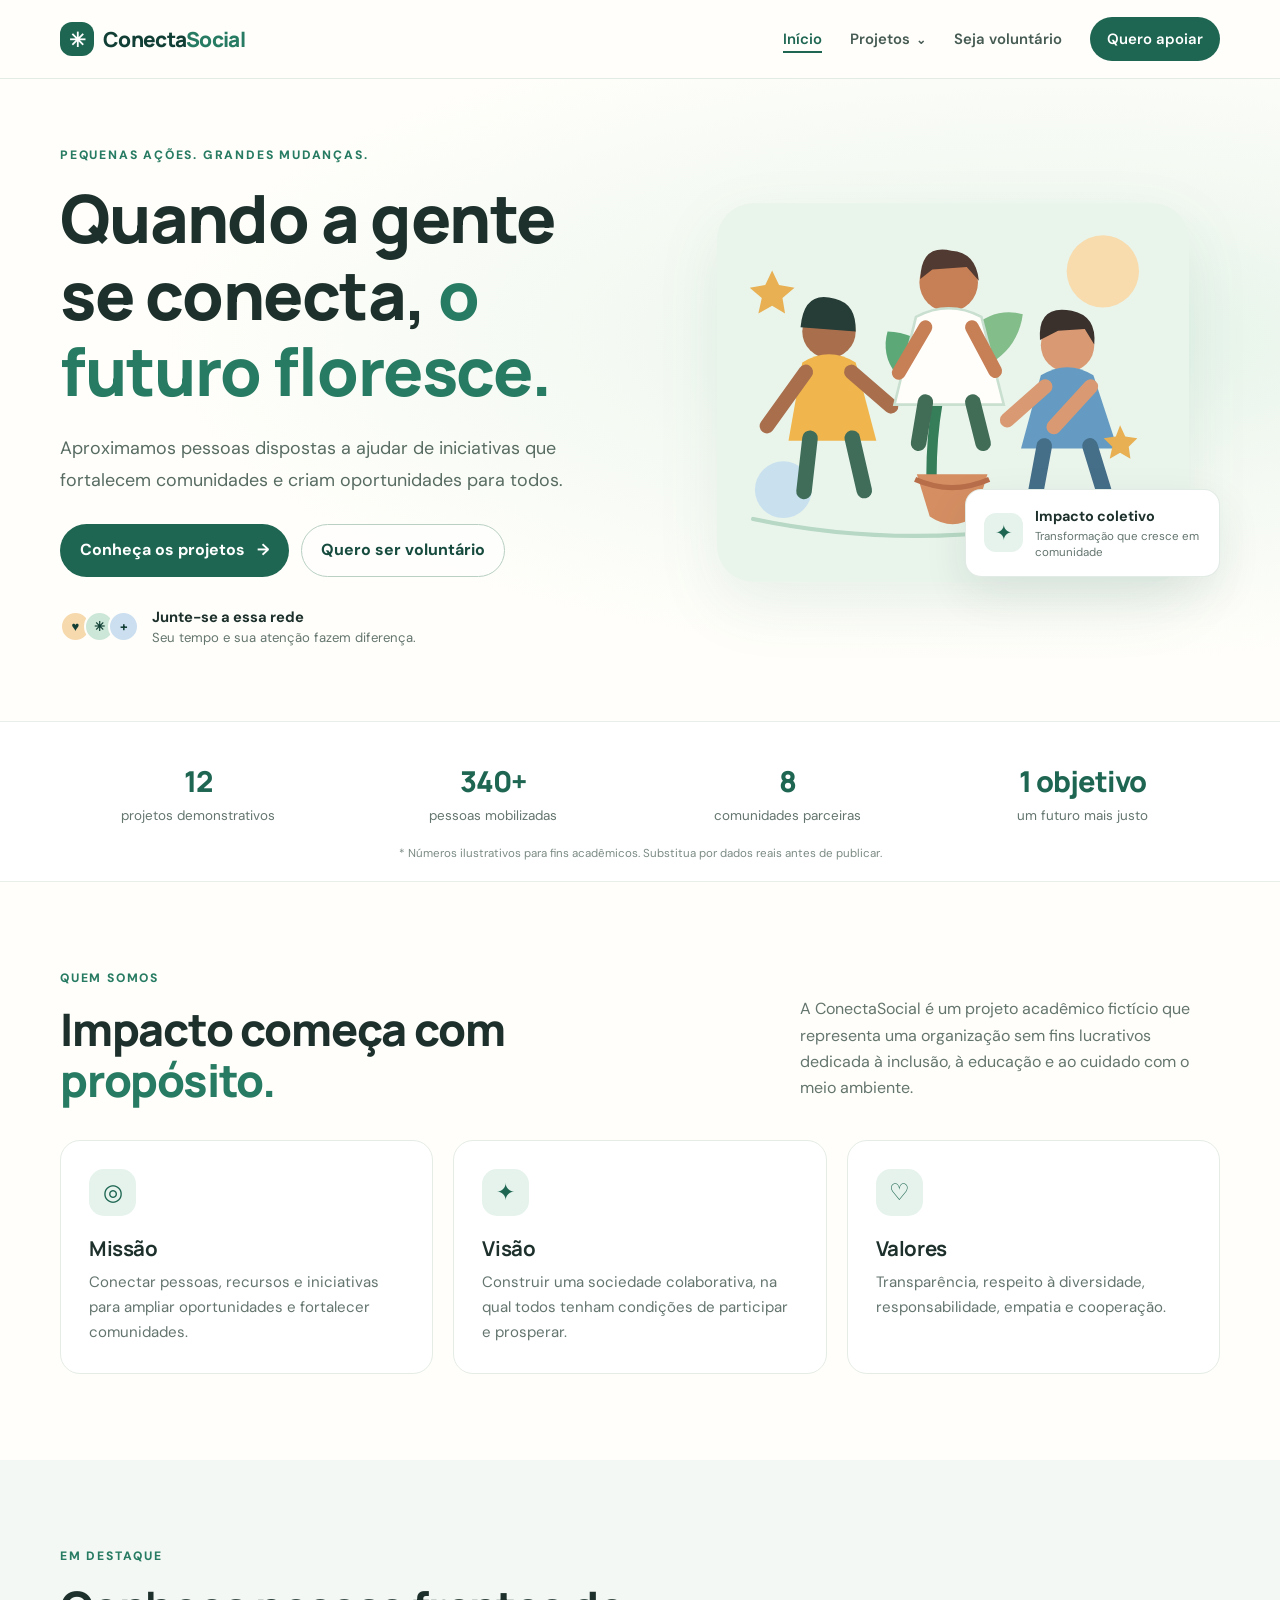
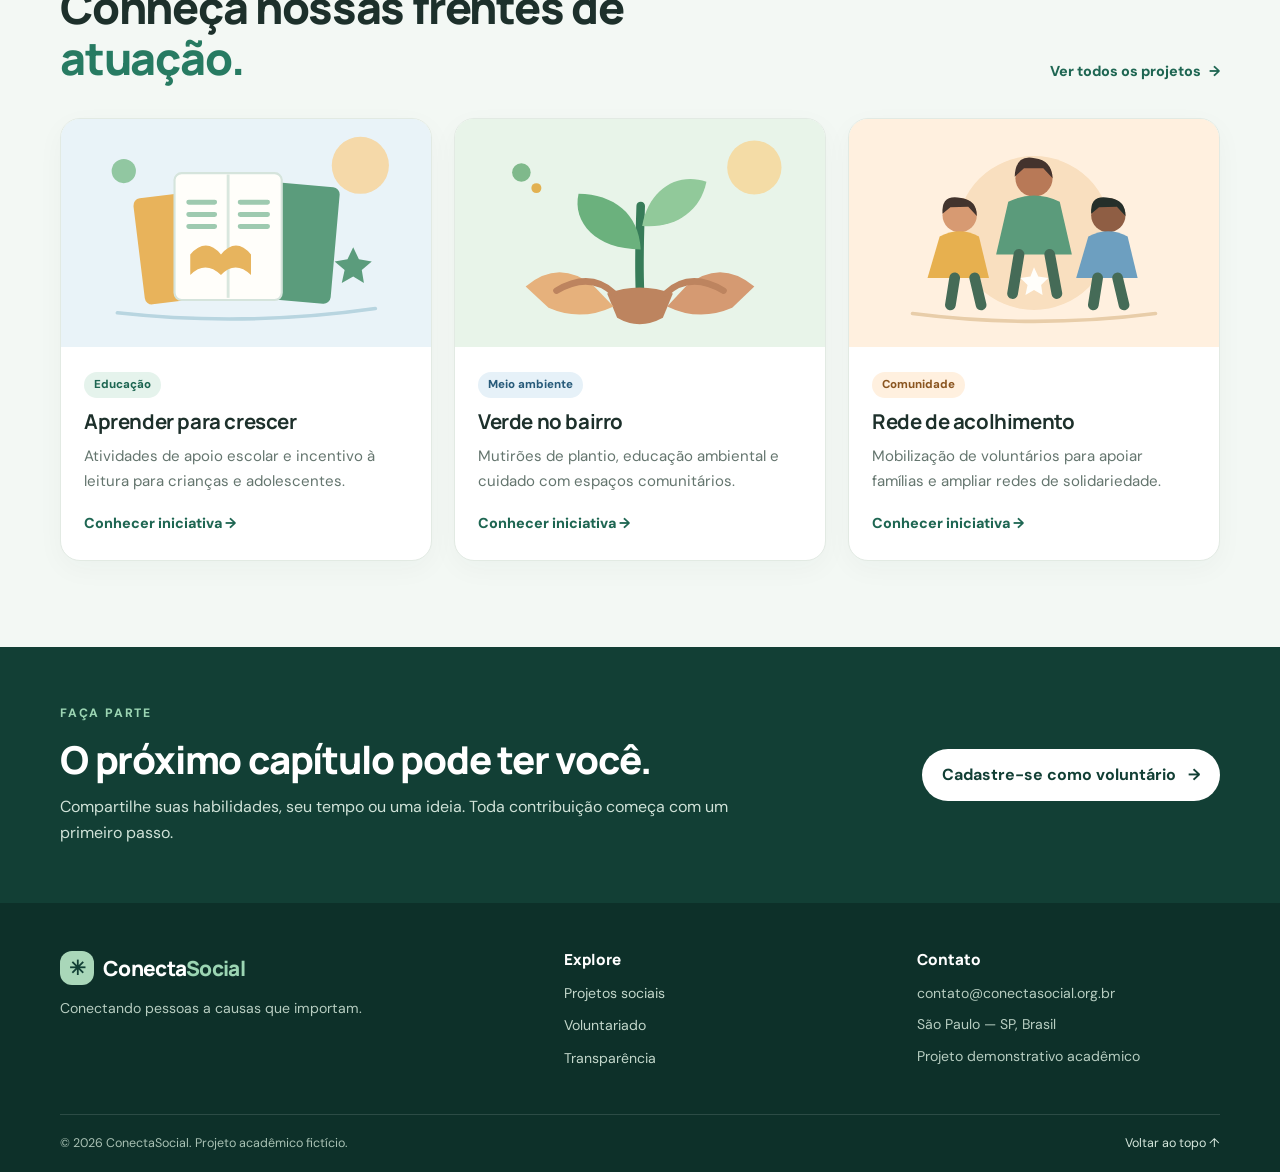
<file: index.html>
<!doctype html>
<html lang="pt-BR">
<head>
  <meta charset="utf-8">
  <meta name="viewport" content="width=device-width, initial-scale=1">
  <meta name="description" content="Conheça a ConectaSocial, uma iniciativa que conecta pessoas, voluntariado e projetos que transformam comunidades.">
  <meta name="theme-color" content="#123f35">
  <title>ConectaSocial | Juntos transformamos realidades</title>
  <link rel="preload" href="assets/img/hero.svg" as="image" type="image/svg+xml">
  <link rel="stylesheet" href="css/styles.css">
  <script src="js/main.js" defer></script>
</head>
<body>
  <a class="skip-link" href="#conteudo">Pular para o conteúdo</a>
  <header class="site-header">
    <div class="container header-inner">
      <a class="brand" href="index.html" aria-label="ConectaSocial — página inicial"><span class="brand-mark" aria-hidden="true">✳</span> Conecta<span>Social</span></a>
      <button class="menu-toggle" type="button" aria-expanded="false" aria-controls="menu-principal" aria-label="Abrir ou fechar o menu"><span aria-hidden="true">☰</span> Menu</button>
      <nav id="menu-principal" class="main-nav" aria-label="Navegação principal">
        <a aria-current="page" href="index.html">Início</a>
        <div class="nav-dropdown">
          <a href="projetos.html" aria-haspopup="true">Projetos</a>
          <ul class="nav-submenu" aria-label="Categorias de projetos">
            <li><a href="projetos.html#educacao">Educação</a></li>
            <li><a href="projetos.html#ambiente">Meio ambiente</a></li>
            <li><a href="projetos.html#acolhimento">Comunidade</a></li>
            <li><a href="projetos.html#transparencia">Transparência</a></li>
          </ul>
        </div>
        <a href="cadastro.html">Seja voluntário</a>
        <a class="nav-cta" href="projetos.html#doar">Quero apoiar</a>
      </nav>
    </div>
  </header>

  <main id="conteudo">
    <section class="hero">
      <div class="container hero-grid">
        <div class="hero-copy">
          <p class="eyebrow">Pequenas ações. Grandes mudanças.</p>
          <h1>Quando a gente se conecta, <em>o futuro floresce.</em></h1>
          <p class="lead">Aproximamos pessoas dispostas a ajudar de iniciativas que fortalecem comunidades e criam oportunidades para todos.</p>
          <div class="hero-actions">
            <a class="button button-primary" href="projetos.html">Conheça os projetos <span aria-hidden="true">→</span></a>
            <a class="button button-outline" href="cadastro.html">Quero ser voluntário</a>
          </div>
          <div class="hero-note"><span class="avatar-stack" aria-hidden="true"><i>♥</i><i>✳</i><i>+</i></span><span><strong>Junte-se a essa rede</strong><br>Seu tempo e sua atenção fazem diferença.</span></div>
        </div>
        <div class="hero-art">
          <img src="assets/img/hero.svg" alt="Ilustração de pessoas diversas cuidando de uma muda de planta em conjunto" width="620" height="500">
          <div class="floating-card"><span class="floating-icon" aria-hidden="true">✦</span><div><strong>Impacto coletivo</strong><small>Transformação que cresce em comunidade</small></div></div>
        </div>
      </div>
    </section>

    <section class="stats-section" aria-label="Indicadores ilustrativos de impacto">
      <div class="container stats-grid">
        <div class="stat"><strong>12</strong><span>projetos demonstrativos</span></div>
        <div class="stat"><strong>340+</strong><span>pessoas mobilizadas</span></div>
        <div class="stat"><strong>8</strong><span>comunidades parceiras</span></div>
        <div class="stat"><strong>1 objetivo</strong><span>um futuro mais justo</span></div>
      </div>
      <p class="container data-note">* Números ilustrativos para fins acadêmicos. Substitua por dados reais antes de publicar.</p>
    </section>

    <section class="section container">
      <div class="section-heading">
        <div><p class="eyebrow">Quem somos</p><h2>Impacto começa com <em>propósito.</em></h2></div>
        <p>A ConectaSocial é um projeto acadêmico fictício que representa uma organização sem fins lucrativos dedicada à inclusão, à educação e ao cuidado com o meio ambiente.</p>
      </div>
      <div class="values-grid">
        <article class="value-card"><span class="icon-bubble" aria-hidden="true">◎</span><h3>Missão</h3><p>Conectar pessoas, recursos e iniciativas para ampliar oportunidades e fortalecer comunidades.</p></article>
        <article class="value-card"><span class="icon-bubble" aria-hidden="true">✦</span><h3>Visão</h3><p>Construir uma sociedade colaborativa, na qual todos tenham condições de participar e prosperar.</p></article>
        <article class="value-card"><span class="icon-bubble" aria-hidden="true">♡</span><h3>Valores</h3><p>Transparência, respeito à diversidade, responsabilidade, empatia e cooperação.</p></article>
      </div>
    </section>

    <section class="section section-soft">
      <div class="container">
        <div class="section-heading">
          <div><p class="eyebrow">Em destaque</p><h2>Conheça nossas frentes de <em>atuação.</em></h2></div>
          <a class="text-link" href="projetos.html">Ver todos os projetos <span aria-hidden="true">→</span></a>
        </div>
        <div class="project-grid">
          <article class="project-card">
            <img src="assets/img/educacao.svg" alt="Ilustração de livros e materiais de aprendizagem" width="520" height="320" loading="lazy">
            <div class="project-body"><span class="tag">Educação</span><h3>Aprender para crescer</h3><p>Atividades de apoio escolar e incentivo à leitura para crianças e adolescentes.</p><a class="text-link" href="projetos.html#educacao">Conhecer iniciativa →</a></div>
          </article>
          <article class="project-card">
            <img src="assets/img/meio-ambiente.svg" alt="Ilustração de mãos protegendo uma planta" width="520" height="320" loading="lazy">
            <div class="project-body"><span class="tag tag-blue">Meio ambiente</span><h3>Verde no bairro</h3><p>Mutirões de plantio, educação ambiental e cuidado com espaços comunitários.</p><a class="text-link" href="projetos.html#ambiente">Conhecer iniciativa →</a></div>
          </article>
          <article class="project-card">
            <img src="assets/img/comunidade.svg" alt="Ilustração de pessoas reunidas em uma comunidade" width="520" height="320" loading="lazy">
            <div class="project-body"><span class="tag tag-orange">Comunidade</span><h3>Rede de acolhimento</h3><p>Mobilização de voluntários para apoiar famílias e ampliar redes de solidariedade.</p><a class="text-link" href="projetos.html#acolhimento">Conhecer iniciativa →</a></div>
          </article>
        </div>
      </div>
    </section>

    <section class="cta-band">
      <div class="container cta-inner"><div><p class="eyebrow eyebrow-light">Faça parte</p><h2>O próximo capítulo pode ter você.</h2><p>Compartilhe suas habilidades, seu tempo ou uma ideia. Toda contribuição começa com um primeiro passo.</p></div><a class="button button-light" href="cadastro.html">Cadastre-se como voluntário <span aria-hidden="true">→</span></a></div>
    </section>
  </main>

  <footer class="site-footer">
    <div class="container footer-grid">
      <div><a class="brand brand-footer" href="index.html"><span class="brand-mark" aria-hidden="true">✳</span> Conecta<span>Social</span></a><p>Conectando pessoas a causas que importam.</p></div>
      <div><h2>Explore</h2><a href="projetos.html">Projetos sociais</a><a href="cadastro.html">Voluntariado</a><a href="projetos.html#transparencia">Transparência</a></div>
      <div><h2>Contato</h2><p>contato@conectasocial.org.br</p><p>São Paulo — SP, Brasil</p><p>Projeto demonstrativo acadêmico</p></div>
    </div>
    <div class="container footer-bottom"><span>© <span data-year>2026</span> ConectaSocial. Projeto acadêmico fictício.</span><a href="#conteudo">Voltar ao topo ↑</a></div>
  </footer>
</body>
</html>
</file>
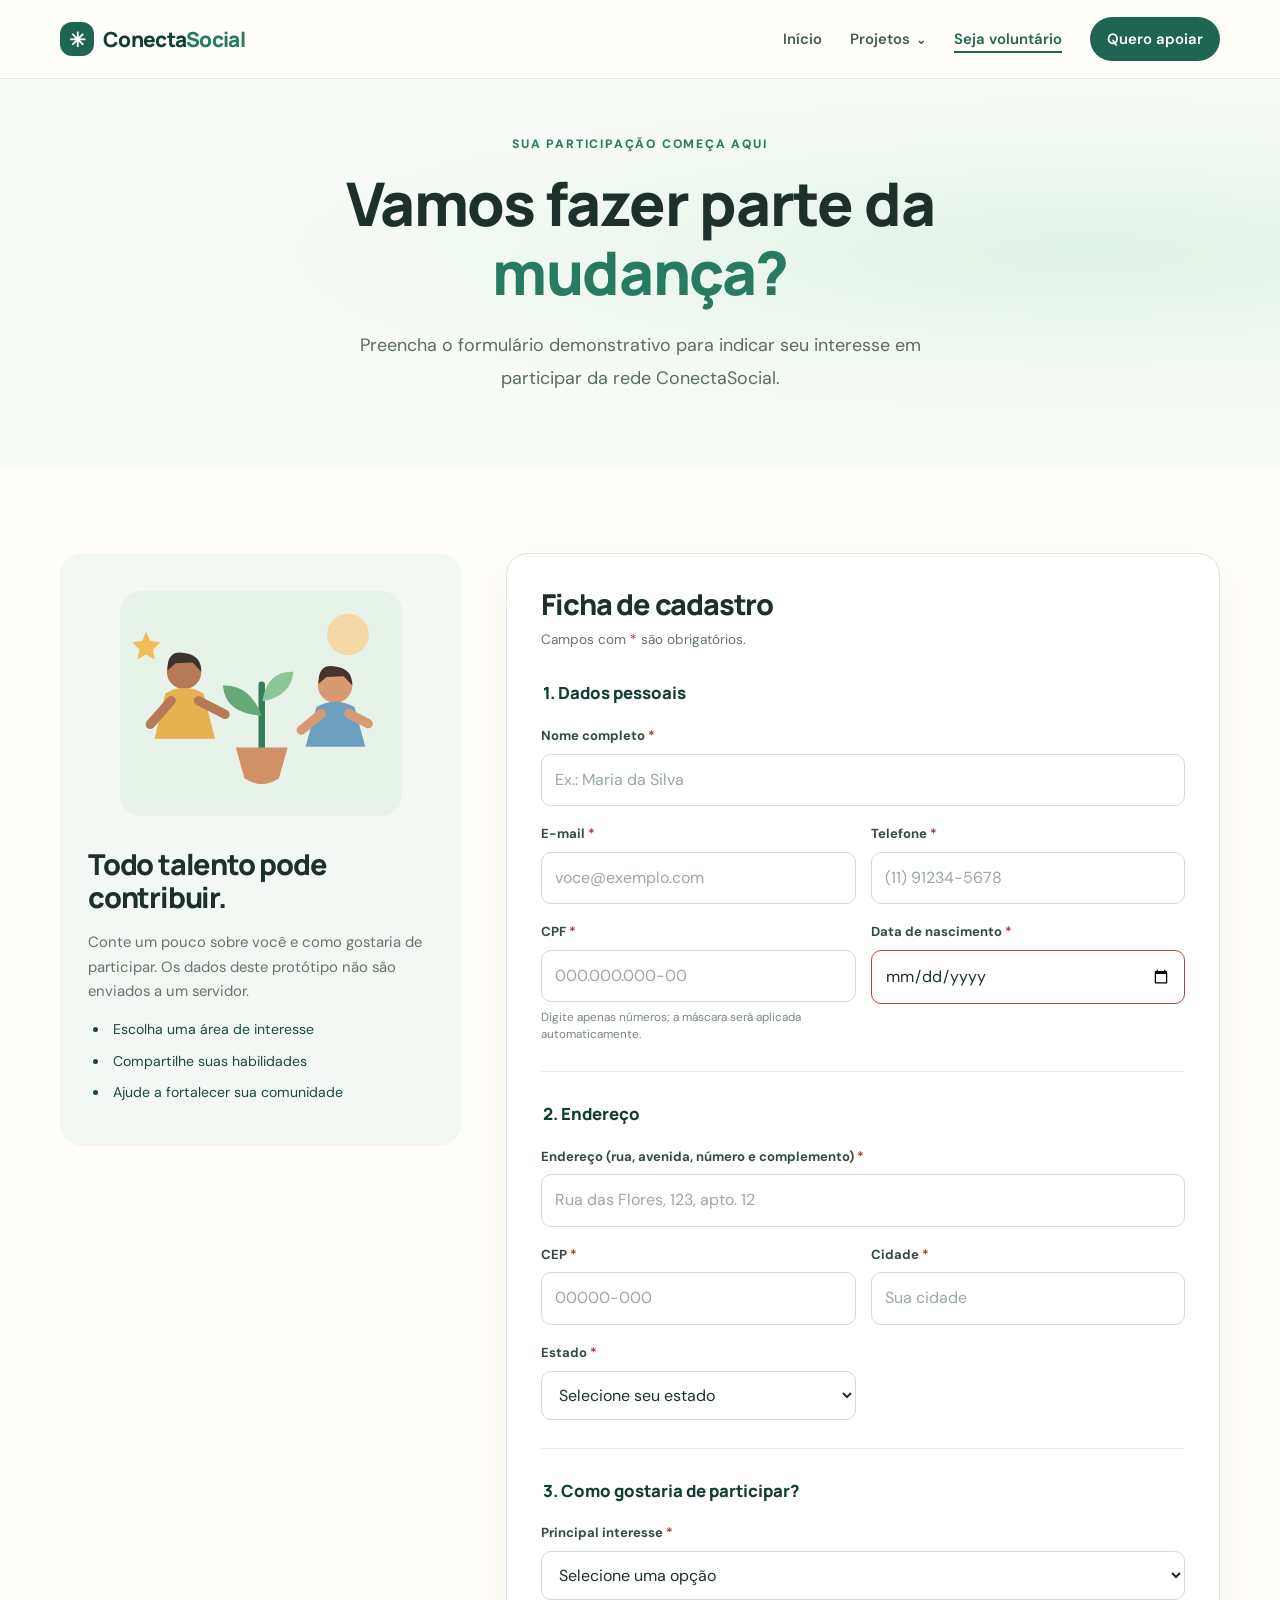
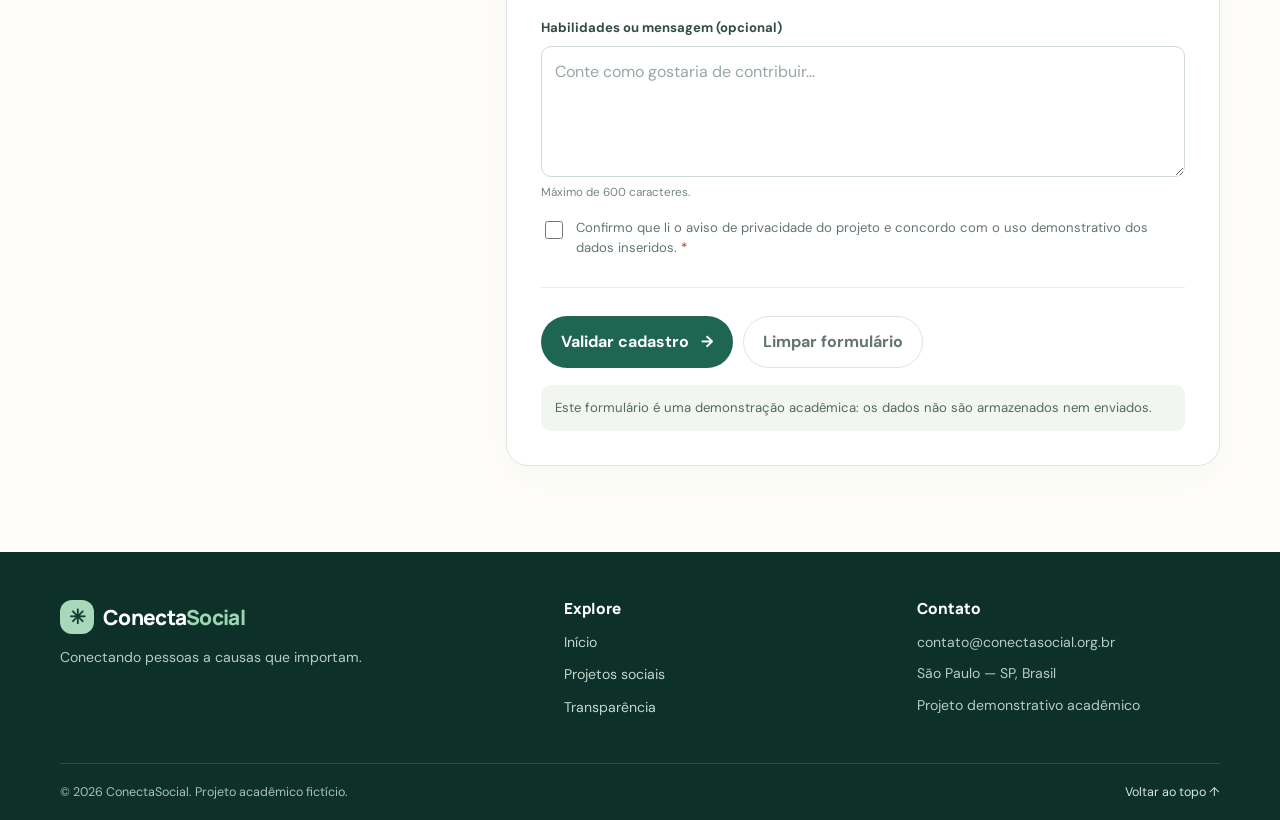
<file: cadastro.html>
<!doctype html>
<html lang="pt-BR">
<head>
  <meta charset="utf-8">
  <meta name="viewport" content="width=device-width, initial-scale=1">
  <meta name="description" content="Cadastre-se na ConectaSocial para demonstrar interesse em voluntariado ou apoiar projetos sociais.">
  <meta name="theme-color" content="#123f35">
  <title>Cadastro | ConectaSocial</title>
  <link rel="stylesheet" href="css/styles.css">
  <script src="js/main.js" defer></script>
</head>
<body>
  <a class="skip-link" href="#conteudo">Pular para o conteúdo</a>
  <header class="site-header"><div class="container header-inner">
    <a class="brand" href="index.html" aria-label="ConectaSocial — página inicial"><span class="brand-mark" aria-hidden="true">✳</span> Conecta<span>Social</span></a>
    <button class="menu-toggle" type="button" aria-expanded="false" aria-controls="menu-principal" aria-label="Abrir ou fechar o menu"><span aria-hidden="true">☰</span> Menu</button>
    <nav id="menu-principal" class="main-nav" aria-label="Navegação principal">
        <a href="index.html">Início</a>
        <div class="nav-dropdown">
          <a href="projetos.html" aria-haspopup="true">Projetos</a>
          <ul class="nav-submenu" aria-label="Categorias de projetos">
            <li><a href="projetos.html#educacao">Educação</a></li>
            <li><a href="projetos.html#ambiente">Meio ambiente</a></li>
            <li><a href="projetos.html#acolhimento">Comunidade</a></li>
            <li><a href="projetos.html#transparencia">Transparência</a></li>
          </ul>
        </div>
        <a aria-current="page" href="cadastro.html">Seja voluntário</a>
        <a class="nav-cta" href="projetos.html#doar">Quero apoiar</a>
      </nav>
  </div></header>
  <main id="conteudo">
    <section class="page-hero page-hero-compact"><div class="container"><p class="eyebrow">Sua participação começa aqui</p><h1>Vamos fazer parte da <em>mudança?</em></h1><p class="lead">Preencha o formulário demonstrativo para indicar seu interesse em participar da rede ConectaSocial.</p></div></section>
    <section class="section container form-layout">
      <aside class="form-aside"><img src="assets/img/signup.svg" alt="Ilustração de pessoas colaborando e cuidando de uma planta" width="420" height="340"><h2>Todo talento pode contribuir.</h2><p>Conte um pouco sobre você e como gostaria de participar. Os dados deste protótipo não são enviados a um servidor.</p><ul class="check-list"><li>Escolha uma área de interesse</li><li>Compartilhe suas habilidades</li><li>Ajude a fortalecer sua comunidade</li></ul></aside>
      <div class="form-panel">
        <div class="form-title"><h2>Ficha de cadastro</h2><p>Campos com <span aria-hidden="true">*</span> são obrigatórios.</p></div>
        <form id="registration-form" action="#" method="get">
          <fieldset>
            <legend>1. Dados pessoais</legend>
            <div class="form-grid">
              <div class="field field-full"><label for="nome">Nome completo <span aria-hidden="true">*</span></label><input id="nome" name="nome" type="text" autocomplete="name" placeholder="Ex.: Maria da Silva" minlength="3" maxlength="100" required></div>
              <div class="field"><label for="email">E-mail <span aria-hidden="true">*</span></label><input id="email" name="email" type="email" autocomplete="email" placeholder="voce@exemplo.com" maxlength="120" required></div>
              <div class="field"><label for="telefone">Telefone <span aria-hidden="true">*</span></label><input id="telefone" name="telefone" type="tel" autocomplete="tel" inputmode="tel" placeholder="(11) 91234-5678" maxlength="15" pattern="\(\d{2}\) \d{4,5}-\d{4}" title="Use o formato (11) 91234-5678" required></div>
              <div class="field"><label for="cpf">CPF <span aria-hidden="true">*</span></label><input id="cpf" name="cpf" type="text" inputmode="numeric" autocomplete="off" placeholder="000.000.000-00" maxlength="14" pattern="\d{3}\.\d{3}\.\d{3}-\d{2}" title="Use o formato 000.000.000-00" required aria-describedby="cpf-help"><small id="cpf-help">Digite apenas números; a máscara será aplicada automaticamente.</small></div>
              <div class="field"><label for="nascimento">Data de nascimento <span aria-hidden="true">*</span></label><input id="nascimento" name="nascimento" type="date" autocomplete="bday" required></div>
            </div>
          </fieldset>
          <fieldset>
            <legend>2. Endereço</legend>
            <div class="form-grid">
              <div class="field field-full"><label for="endereco">Endereço (rua, avenida, número e complemento) <span aria-hidden="true">*</span></label><input id="endereco" name="endereco" type="text" autocomplete="on" placeholder="Rua das Flores, 123, apto. 12" maxlength="180" required></div>
              <div class="field"><label for="cep">CEP <span aria-hidden="true">*</span></label><input id="cep" name="cep" type="text" inputmode="numeric" autocomplete="postal-code" placeholder="00000-000" maxlength="9" pattern="\d{5}-\d{3}" title="Use o formato 00000-000" required></div>
              <div class="field"><label for="cidade">Cidade <span aria-hidden="true">*</span></label><input id="cidade" name="cidade" type="text" autocomplete="address-level2" placeholder="Sua cidade" maxlength="80" required></div>
              <div class="field"><label for="estado">Estado <span aria-hidden="true">*</span></label><select id="estado" name="estado" autocomplete="address-level1" required><option value="">Selecione seu estado</option><option value="AC">Acre</option><option value="AL">Alagoas</option><option value="AP">Amapá</option><option value="AM">Amazonas</option><option value="BA">Bahia</option><option value="CE">Ceará</option><option value="DF">Distrito Federal</option><option value="ES">Espírito Santo</option><option value="GO">Goiás</option><option value="MA">Maranhão</option><option value="MT">Mato Grosso</option><option value="MS">Mato Grosso do Sul</option><option value="MG">Minas Gerais</option><option value="PA">Pará</option><option value="PB">Paraíba</option><option value="PR">Paraná</option><option value="PE">Pernambuco</option><option value="PI">Piauí</option><option value="RJ">Rio de Janeiro</option><option value="RN">Rio Grande do Norte</option><option value="RS">Rio Grande do Sul</option><option value="RO">Rondônia</option><option value="RR">Roraima</option><option value="SC">Santa Catarina</option><option value="SP">São Paulo</option><option value="SE">Sergipe</option><option value="TO">Tocantins</option></select></div>
            </div>
          </fieldset>
          <fieldset>
            <legend>3. Como gostaria de participar?</legend>
            <div class="form-grid">
              <div class="field field-full"><label for="interesse">Principal interesse <span aria-hidden="true">*</span></label><select id="interesse" name="interesse" required><option value="">Selecione uma opção</option><option value="voluntariado">Ser voluntário(a)</option><option value="apoio">Apoiar campanhas e iniciativas</option><option value="parceria">Propor uma parceria</option><option value="informacoes">Receber informações sobre projetos</option></select></div>
              <div class="field field-full"><label for="habilidades">Habilidades ou mensagem (opcional)</label><textarea id="habilidades" name="habilidades" rows="4" maxlength="600" placeholder="Conte como gostaria de contribuir..."></textarea><small>Máximo de 600 caracteres.</small></div>
              <div class="field field-full checkbox-field"><input id="consentimento" name="consentimento" type="checkbox" required><label for="consentimento">Confirmo que li o aviso de privacidade do projeto e concordo com o uso demonstrativo dos dados inseridos. <span aria-hidden="true">*</span></label></div>
            </div>
          </fieldset>
          <div class="form-actions"><button class="button button-primary" type="submit">Validar cadastro <span aria-hidden="true">→</span></button><button class="button button-quiet" type="reset">Limpar formulário</button></div>
          <p id="form-message" class="form-message" role="status" aria-live="polite">Este formulário é uma demonstração acadêmica: os dados não são armazenados nem enviados.</p>
        </form>
      </div>
    </section>
  </main>
  <footer class="site-footer"><div class="container footer-grid"><div><a class="brand brand-footer" href="index.html"><span class="brand-mark" aria-hidden="true">✳</span> Conecta<span>Social</span></a><p>Conectando pessoas a causas que importam.</p></div><div><h2>Explore</h2><a href="index.html">Início</a><a href="projetos.html">Projetos sociais</a><a href="projetos.html#transparencia">Transparência</a></div><div><h2>Contato</h2><p>contato@conectasocial.org.br</p><p>São Paulo — SP, Brasil</p><p>Projeto demonstrativo acadêmico</p></div></div><div class="container footer-bottom"><span>© <span data-year>2026</span> ConectaSocial. Projeto acadêmico fictício.</span><a href="#conteudo">Voltar ao topo ↑</a></div></footer>
</body>
</html>
</file>
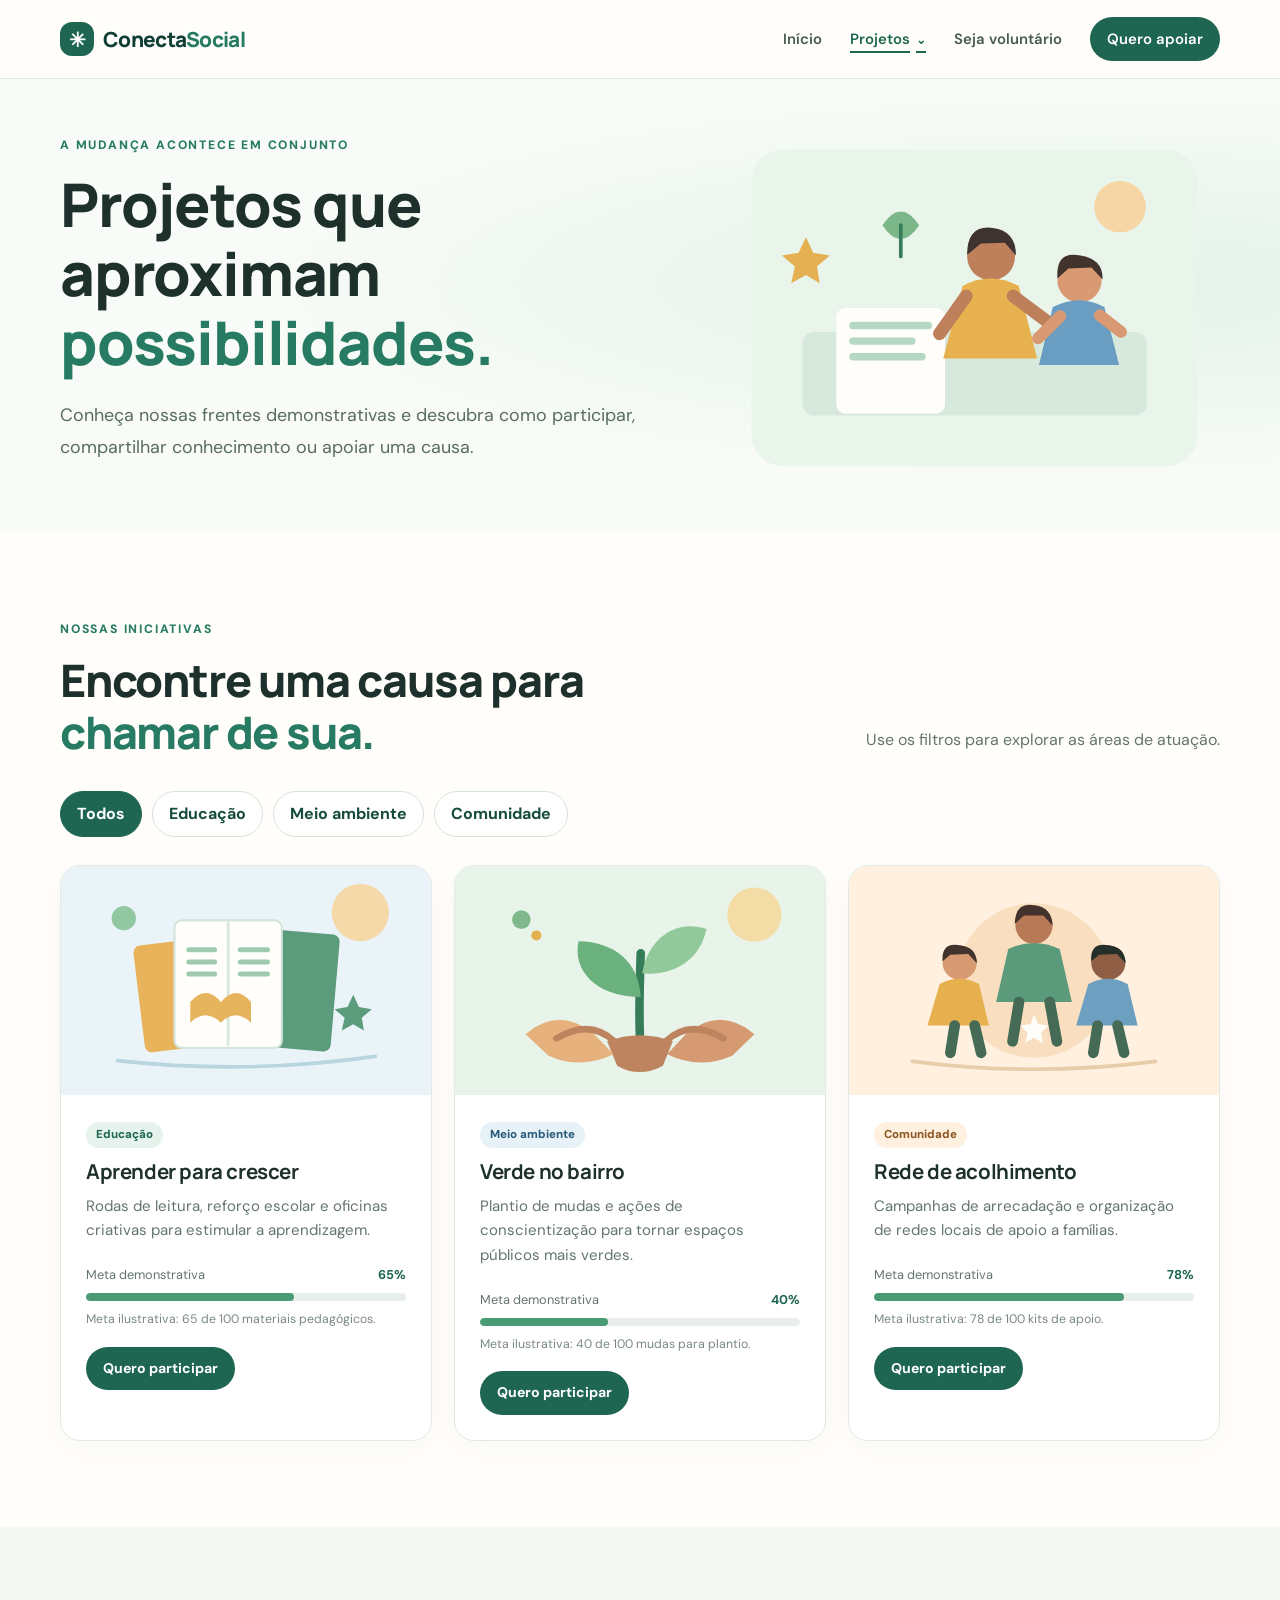
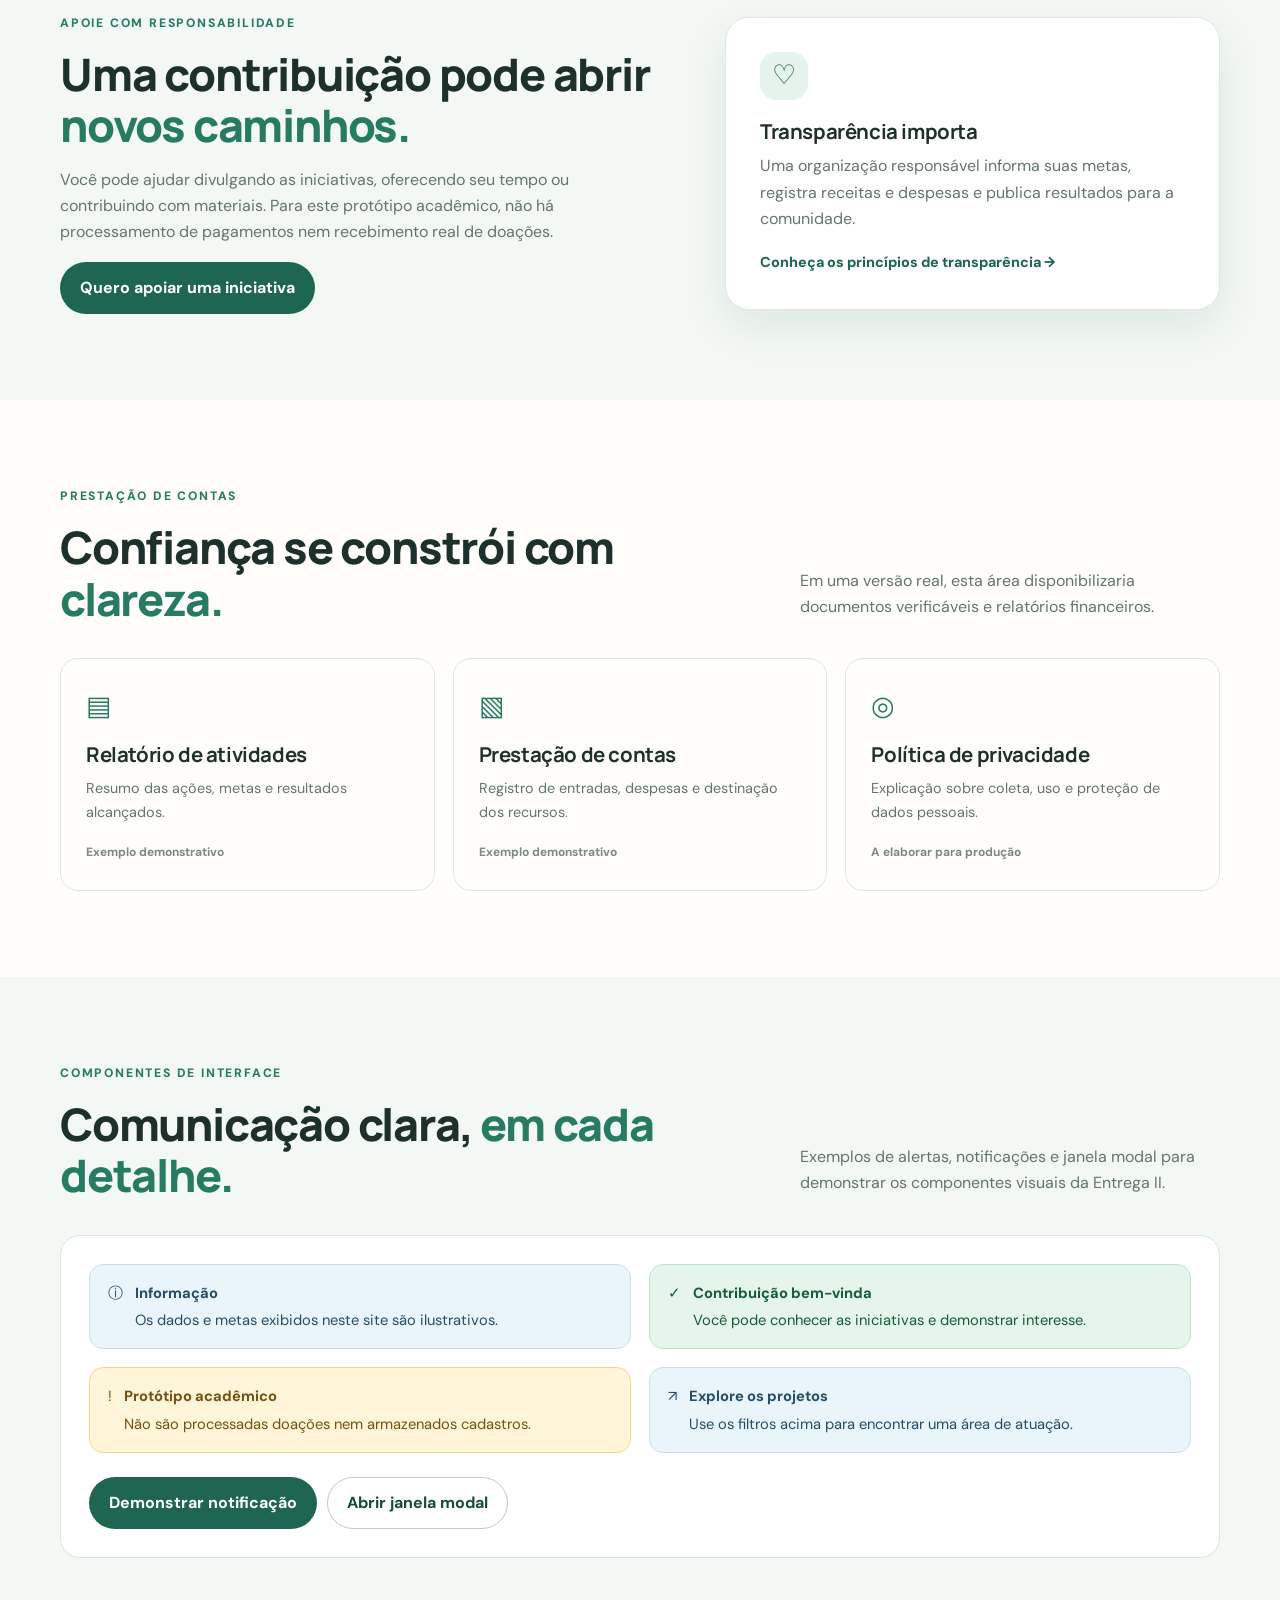
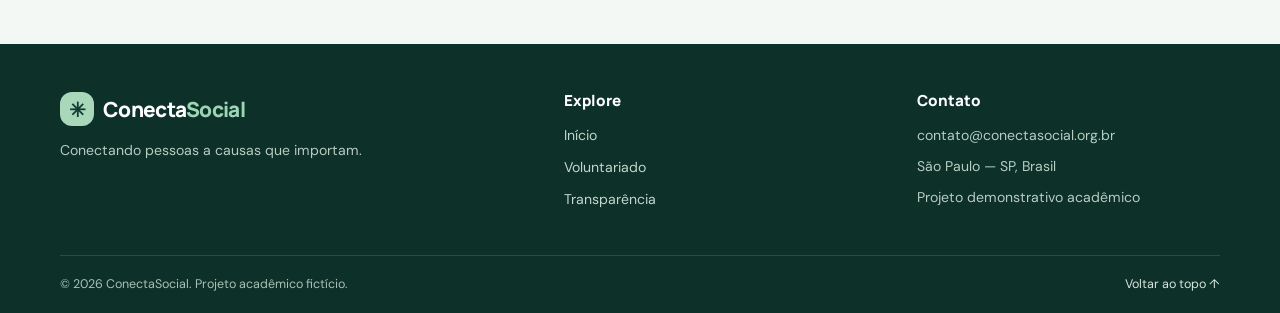
<file: projetos.html>
<!doctype html>
<html lang="pt-BR">
<head>
  <meta charset="utf-8">
  <meta name="viewport" content="width=device-width, initial-scale=1">
  <meta name="description" content="Explore os projetos sociais da ConectaSocial, encontre oportunidades de voluntariado e saiba como apoiar as iniciativas.">
  <meta name="theme-color" content="#123f35">
  <title>Projetos sociais | ConectaSocial</title>
  <link rel="stylesheet" href="css/styles.css">
  <script src="js/main.js" defer></script>
</head>
<body>
  <a class="skip-link" href="#conteudo">Pular para o conteúdo</a>
  <header class="site-header"><div class="container header-inner">
    <a class="brand" href="index.html" aria-label="ConectaSocial — página inicial"><span class="brand-mark" aria-hidden="true">✳</span> Conecta<span>Social</span></a>
    <button class="menu-toggle" type="button" aria-expanded="false" aria-controls="menu-principal" aria-label="Abrir ou fechar o menu"><span aria-hidden="true">☰</span> Menu</button>
    <nav id="menu-principal" class="main-nav" aria-label="Navegação principal">
        <a href="index.html">Início</a>
        <div class="nav-dropdown">
          <a aria-current="page" href="projetos.html" aria-haspopup="true">Projetos</a>
          <ul class="nav-submenu" aria-label="Categorias de projetos">
            <li><a href="projetos.html#educacao">Educação</a></li>
            <li><a href="projetos.html#ambiente">Meio ambiente</a></li>
            <li><a href="projetos.html#acolhimento">Comunidade</a></li>
            <li><a href="projetos.html#transparencia">Transparência</a></li>
          </ul>
        </div>
        <a href="cadastro.html">Seja voluntário</a>
        <a class="nav-cta" href="projetos.html#doar">Quero apoiar</a>
      </nav>
  </div></header>
  <main id="conteudo">
    <section class="page-hero"><div class="container page-hero-grid"><div><p class="eyebrow">A mudança acontece em conjunto</p><h1>Projetos que aproximam <em>possibilidades.</em></h1><p class="lead">Conheça nossas frentes demonstrativas e descubra como participar, compartilhar conhecimento ou apoiar uma causa.</p></div><img src="assets/img/projects-hero.svg" alt="Ilustração de pessoas trabalhando juntas em iniciativas comunitárias" width="520" height="380"></div></section>
    <section class="section container">
      <div class="section-heading"><div><p class="eyebrow">Nossas iniciativas</p><h2>Encontre uma causa para <em>chamar de sua.</em></h2></div><p>Use os filtros para explorar as áreas de atuação.</p></div>
      <div class="filter-row" role="group" aria-label="Filtrar projetos por categoria">
        <button class="filter-button is-active" type="button" data-filter="todos" aria-pressed="true">Todos</button>
        <button class="filter-button" type="button" data-filter="educacao" aria-pressed="false">Educação</button>
        <button class="filter-button" type="button" data-filter="ambiente" aria-pressed="false">Meio ambiente</button>
        <button class="filter-button" type="button" data-filter="comunidade" aria-pressed="false">Comunidade</button>
      </div>
      <div class="project-grid project-grid-large" id="lista-projetos">
        <article class="project-card" data-category="educacao" id="educacao"><img src="assets/img/educacao.svg" alt="Livros coloridos que representam aprendizagem" width="520" height="320" loading="lazy"><div class="project-body"><span class="tag">Educação</span><h3>Aprender para crescer</h3><p>Rodas de leitura, reforço escolar e oficinas criativas para estimular a aprendizagem.</p><div class="progress-label"><span>Meta demonstrativa</span><strong>65%</strong></div><div class="progress-track" role="progressbar" aria-label="Progresso ilustrativo da meta do projeto Aprender para crescer" aria-valuemin="0" aria-valuemax="100" aria-valuenow="65"><span style="width:65%"></span></div><p class="small-muted">Meta ilustrativa: 65 de 100 materiais pedagógicos.</p><a class="button button-primary button-small" href="cadastro.html?interesse=voluntariado">Quero participar</a></div></article>
        <article class="project-card" data-category="ambiente" id="ambiente"><img src="assets/img/meio-ambiente.svg" alt="Mãos cuidando de uma planta jovem" width="520" height="320" loading="lazy"><div class="project-body"><span class="tag tag-blue">Meio ambiente</span><h3>Verde no bairro</h3><p>Plantio de mudas e ações de conscientização para tornar espaços públicos mais verdes.</p><div class="progress-label"><span>Meta demonstrativa</span><strong>40%</strong></div><div class="progress-track" role="progressbar" aria-label="Progresso ilustrativo da meta do projeto Verde no bairro" aria-valuemin="0" aria-valuemax="100" aria-valuenow="40"><span style="width:40%"></span></div><p class="small-muted">Meta ilustrativa: 40 de 100 mudas para plantio.</p><a class="button button-primary button-small" href="cadastro.html?interesse=voluntariado">Quero participar</a></div></article>
        <article class="project-card" data-category="comunidade" id="acolhimento"><img src="assets/img/comunidade.svg" alt="Pessoas reunidas em um círculo de apoio" width="520" height="320" loading="lazy"><div class="project-body"><span class="tag tag-orange">Comunidade</span><h3>Rede de acolhimento</h3><p>Campanhas de arrecadação e organização de redes locais de apoio a famílias.</p><div class="progress-label"><span>Meta demonstrativa</span><strong>78%</strong></div><div class="progress-track" role="progressbar" aria-label="Progresso ilustrativo da meta do projeto Rede de acolhimento" aria-valuemin="0" aria-valuemax="100" aria-valuenow="78"><span style="width:78%"></span></div><p class="small-muted">Meta ilustrativa: 78 de 100 kits de apoio.</p><a class="button button-primary button-small" href="cadastro.html?interesse=voluntariado">Quero participar</a></div></article>
      </div>
      <p id="filter-status" class="sr-only" aria-live="polite">Exibindo todos os projetos.</p>
    </section>
    <section class="section section-soft" id="doar"><div class="container donate-grid"><div><p class="eyebrow">Apoie com responsabilidade</p><h2>Uma contribuição pode abrir <em>novos caminhos.</em></h2><p>Você pode ajudar divulgando as iniciativas, oferecendo seu tempo ou contribuindo com materiais. Para este protótipo acadêmico, não há processamento de pagamentos nem recebimento real de doações.</p><a class="button button-primary" href="cadastro.html?interesse=apoio">Quero apoiar uma iniciativa</a></div><div class="donate-panel"><span class="donate-symbol" aria-hidden="true">♡</span><h3>Transparência importa</h3><p>Uma organização responsável informa suas metas, registra receitas e despesas e publica resultados para a comunidade.</p><a class="text-link" href="#transparencia">Conheça os princípios de transparência →</a></div></div></section>
    <section class="section container" id="transparencia"><div class="section-heading"><div><p class="eyebrow">Prestação de contas</p><h2>Confiança se constrói com <em>clareza.</em></h2></div><p>Em uma versão real, esta área disponibilizaria documentos verificáveis e relatórios financeiros.</p></div><div class="docs-grid"><article class="doc-card"><span aria-hidden="true">▤</span><h3>Relatório de atividades</h3><p>Resumo das ações, metas e resultados alcançados.</p><span class="doc-status">Exemplo demonstrativo</span></article><article class="doc-card"><span aria-hidden="true">▧</span><h3>Prestação de contas</h3><p>Registro de entradas, despesas e destinação dos recursos.</p><span class="doc-status">Exemplo demonstrativo</span></article><article class="doc-card"><span aria-hidden="true">◎</span><h3>Política de privacidade</h3><p>Explicação sobre coleta, uso e proteção de dados pessoais.</p><span class="doc-status">A elaborar para produção</span></article></div></section>
  
    <section class="section section-soft" id="componentes-interface" aria-labelledby="feedback-title">
      <div class="container">
        <div class="section-heading">
          <div><p class="eyebrow">Componentes de interface</p><h2 id="feedback-title">Comunicação clara, <em>em cada detalhe.</em></h2></div>
          <p>Exemplos de alertas, notificações e janela modal para demonstrar os componentes visuais da Entrega II.</p>
        </div>
        <div class="feedback-demo">
          <div class="feedback-demo-grid">
            <div class="alert alert-info" role="status"><span aria-hidden="true">ⓘ</span><div><strong>Informação</strong><p>Os dados e metas exibidos neste site são ilustrativos.</p></div></div>
            <div class="alert alert-success" role="status"><span aria-hidden="true">✓</span><div><strong>Contribuição bem-vinda</strong><p>Você pode conhecer as iniciativas e demonstrar interesse.</p></div></div>
            <div class="alert alert-warning" role="note"><span aria-hidden="true">!</span><div><strong>Protótipo acadêmico</strong><p>Não são processadas doações nem armazenados cadastros.</p></div></div>
            <div class="alert alert-info"><span aria-hidden="true">↗</span><div><strong>Explore os projetos</strong><p>Use os filtros acima para encontrar uma área de atuação.</p></div></div>
          </div>
          <div class="form-actions" style="margin-top:24px">
            <button class="button button-primary" type="button" id="show-toast">Demonstrar notificação</button>
            <button class="button button-outline" type="button" id="open-demo-modal">Abrir janela modal</button>
          </div>
        </div>
      </div>
    </section>
    <div class="toast-region" aria-live="polite" aria-atomic="true"><div class="toast" id="demo-toast" hidden><span aria-hidden="true">✓</span><p><strong>Notificação de demonstração</strong><br>Componente de feedback funcionando localmente.</p><button class="toast-close" type="button" id="close-toast" aria-label="Fechar notificação">×</button></div></div>
    <dialog class="modal-demo" id="demo-modal" aria-labelledby="demo-modal-title">
      <p class="eyebrow">ConectaSocial</p><h2 id="demo-modal-title">Sua participação faz diferença.</h2>
      <p>Esta janela demonstra um modal acessível. Este protótipo não envia dados nem processa contribuições reais.</p>
      <div class="modal-actions"><button class="button button-primary" type="button" id="close-demo-modal">Entendi</button></div>
    </dialog>
  </main>
  <footer class="site-footer"><div class="container footer-grid"><div><a class="brand brand-footer" href="index.html"><span class="brand-mark" aria-hidden="true">✳</span> Conecta<span>Social</span></a><p>Conectando pessoas a causas que importam.</p></div><div><h2>Explore</h2><a href="index.html">Início</a><a href="cadastro.html">Voluntariado</a><a href="#transparencia">Transparência</a></div><div><h2>Contato</h2><p>contato@conectasocial.org.br</p><p>São Paulo — SP, Brasil</p><p>Projeto demonstrativo acadêmico</p></div></div><div class="container footer-bottom"><span>© <span data-year>2026</span> ConectaSocial. Projeto acadêmico fictício.</span><a href="#conteudo">Voltar ao topo ↑</a></div></footer>
</body>
</html>
</file>
<file: css/styles.css>
@import url("variables.css");
@import url("components.css");
@import url("navigation.css");
@import url("feedback.css");
@import url("responsive.css");
@import url('https://fonts.googleapis.com/css2?family=DM+Sans:wght@400;500;600;700&family=Manrope:wght@400;500;600;700;800&display=swap');

:root {
  --green-950: #123f35;
  --green-900: #164b3e;
  --green-800: #1e6652;
  --green-700: #277b62;
  --green-100: #e5f3ec;
  --green-50: #f3f8f4;
  --ink: #1d302b;
  --muted: #64756e;
  --line: #dce7e0;
  --paper: #fffefa;
  --blue-100: #e6f1f8;
  --orange-100: #fff0df;
  --radius: 20px;
  --shadow: 0 16px 45px rgba(18, 63, 53, .09);
}
* { box-sizing: border-box; }
html { scroll-behavior: smooth; scroll-padding-top: 90px; }
body { margin: 0; color: var(--ink); background: var(--paper); font-family: "DM Sans", Arial, sans-serif; line-height: 1.65; }
img { display: block; max-width: 100%; height: auto; }
a { color: var(--green-800); text-underline-offset: 4px; }
a:hover { color: var(--green-950); }
button, input, select, textarea { font: inherit; }
button, a { -webkit-tap-highlight-color: transparent; }
:focus-visible { outline: 3px solid #e09b3d; outline-offset: 3px; }
.container { width: min(1160px, calc(100% - 40px)); margin-inline: auto; }
.skip-link { position: absolute; left: 12px; top: -60px; z-index: 100; background: white; padding: 12px 18px; border-radius: 8px; }
.skip-link:focus { top: 12px; }
.site-header { position: sticky; top: 0; z-index: 20; background: rgba(255,254,250,.94); border-bottom: 1px solid rgba(220,231,224,.8); backdrop-filter: blur(14px); }
.header-inner { display: flex; align-items: center; justify-content: space-between; min-height: 78px; gap: 28px; }
.brand { display: inline-flex; align-items: center; gap: 7px; color: var(--green-950); text-decoration: none; font-family: Manrope, sans-serif; font-size: 1.3rem; font-weight: 800; letter-spacing: -.7px; white-space: nowrap; }
.brand > span:last-child { margin-left: -7px; color: var(--green-700); }
.brand-mark { display: inline-grid; place-items: center; width: 34px; height: 34px; margin-right: 2px; border-radius: 12px; color: white; background: var(--green-800); font-size: 1.25rem; }
.main-nav { display: flex; align-items: center; gap: 28px; }
.main-nav a { color: #465b53; font-size: .93rem; font-weight: 600; text-decoration: none; }
.main-nav a[aria-current="page"] { color: var(--green-800); }
.main-nav a:hover { color: var(--green-700); }
.main-nav .nav-cta { padding: 10px 17px; color: white; background: var(--green-800); border-radius: 999px; }
.main-nav .nav-cta:hover { color: white; background: var(--green-950); }
.menu-toggle { display: none; border: 1px solid var(--line); border-radius: 10px; padding: 8px 13px; color: var(--green-950); background: white; font-weight: 700; }
.hero { overflow: hidden; padding: 66px 0 74px; background: radial-gradient(ellipse at 82% 40%, #e2f2e7 0, rgba(226,242,231,.4) 28%, transparent 60%), var(--paper); }
.hero-grid { display: grid; grid-template-columns: 1.04fr .96fr; align-items: center; gap: 48px; }
.eyebrow { margin: 0 0 15px; color: var(--green-700); font-size: .76rem; font-weight: 800; letter-spacing: 1.8px; text-transform: uppercase; }
h1, h2, h3 { margin-top: 0; font-family: Manrope, sans-serif; line-height: 1.15; letter-spacing: -1.2px; }
h1 { max-width: 650px; margin-bottom: 22px; font-size: clamp(2.7rem, 5.2vw, 4.65rem); font-weight: 800; }
h1 em, h2 em { color: var(--green-700); font-style: normal; }
h2 { margin-bottom: 16px; font-size: clamp(2rem, 3.5vw, 3rem); font-weight: 800; }
h3 { margin-bottom: 10px; font-size: 1.28rem; letter-spacing: -.4px; }
p { margin-top: 0; }
.lead { max-width: 580px; color: #586c63; font-size: 1.12rem; line-height: 1.8; }
.hero-actions { display: flex; flex-wrap: wrap; gap: 12px; margin: 28px 0 30px; }
.button { display: inline-flex; align-items: center; justify-content: center; gap: 12px; min-height: 48px; padding: 12px 19px; border: 1px solid transparent; border-radius: 999px; font-weight: 700; text-decoration: none; cursor: pointer; transition: transform .18s ease, background .18s ease; }
.button:hover { transform: translateY(-2px); }
.button-primary { color: white; background: var(--green-800); }
.button-primary:hover { color: white; background: var(--green-950); }
.button-outline { color: var(--green-900); border-color: #b9d0c3; background: rgba(255,255,255,.65); }
.button-outline:hover { background: white; }
.button-light { color: var(--green-950); background: white; }
.button-light:hover { color: var(--green-950); background: #eff8f2; }
.button-small { min-height: 40px; padding: 9px 16px; font-size: .88rem; }
.button-quiet { color: var(--muted); border-color: var(--line); background: white; }
.hero-note { display: flex; align-items: center; gap: 13px; color: var(--muted); font-size: .82rem; line-height: 1.45; }
.hero-note strong { color: var(--ink); font-size: .92rem; }
.avatar-stack { display: flex; }
.avatar-stack i { display: grid; place-items: center; width: 31px; height: 31px; margin-left: -7px; border: 2px solid var(--paper); border-radius: 50%; color: var(--green-950); background: #cce7d7; font-style: normal; font-weight: 800; }
.avatar-stack i:first-child { margin-left: 0; background: #f6d9ad; }
.avatar-stack i:last-child { background: #cbdff0; }
.hero-art { position: relative; }
.hero-art > img { width: 100%; filter: drop-shadow(0 22px 30px rgba(30,102,82,.08)); }
.floating-card { position: absolute; right: 0; bottom: 8%; display: flex; align-items: center; gap: 12px; max-width: 255px; padding: 15px 18px; border: 1px solid rgba(220,231,224,.8); border-radius: 16px; background: white; box-shadow: var(--shadow); }
.floating-icon { display: grid; place-items: center; flex: 0 0 39px; height: 39px; border-radius: 12px; color: var(--green-800); background: var(--green-100); font-size: 1.3rem; }
.floating-card strong, .floating-card small { display: block; }
.floating-card strong { font-size: .9rem; }
.floating-card small { color: var(--muted); font-size: .72rem; line-height: 1.4; }
.stats-section { padding: 30px 0 18px; border-block: 1px solid #e8eee8; background: #fff; }
.stats-grid { display: grid; grid-template-columns: repeat(4, 1fr); gap: 20px; }
.stat { display: flex; flex-direction: column; align-items: center; padding: 6px 10px; text-align: center; }
.stat strong { color: var(--green-800); font-family: Manrope, sans-serif; font-size: 1.8rem; font-weight: 800; letter-spacing: -1px; }
.stat span { color: var(--muted); font-size: .84rem; }
.data-note { margin-top: 10px; margin-bottom: 0; color: #7c8b84; font-size: .72rem; text-align: center; }
.section { padding-block: 86px; }
.section-soft { background: var(--green-50); }
.section-heading { display: flex; align-items: end; justify-content: space-between; gap: 40px; margin-bottom: 34px; }
.section-heading > div { max-width: 620px; }
.section-heading h2 { margin-bottom: 0; }
.section-heading > p { max-width: 420px; margin-bottom: 4px; color: var(--muted); }
.values-grid { display: grid; grid-template-columns: repeat(3, 1fr); gap: 20px; }
.value-card { padding: 28px; border: 1px solid #e5ece5; border-radius: var(--radius); background: white; }
.icon-bubble { display: grid; place-items: center; width: 47px; height: 47px; margin-bottom: 21px; border-radius: 15px; color: var(--green-800); background: var(--green-100); font-size: 1.45rem; }
.value-card p, .project-body p { margin-bottom: 0; color: var(--muted); font-size: .94rem; }
.project-grid { display: grid; grid-template-columns: repeat(3, 1fr); gap: 22px; }
.project-card { overflow: hidden; border: 1px solid #e2eae3; border-radius: var(--radius); background: white; box-shadow: 0 8px 28px rgba(18,63,53,.035); }
.project-card > img { width: 100%; aspect-ratio: 1.62; object-fit: cover; background: #eaf4ec; }
.project-body { padding: 23px; }
.project-body h3 { margin-top: 12px; }
.project-body p { margin-bottom: 17px; }
.tag { display: inline-flex; padding: 5px 10px; border-radius: 999px; color: var(--green-800); background: var(--green-100); font-size: .72rem; font-weight: 800; }
.tag-blue { color: #285b7a; background: var(--blue-100); }
.tag-orange { color: #8b5621; background: var(--orange-100); }
.text-link { display: inline-flex; gap: 8px; align-items: center; color: var(--green-800); font-size: .9rem; font-weight: 800; text-decoration: none; }
.text-link:hover { text-decoration: underline; }
.cta-band { padding: 56px 0; color: white; background: var(--green-950); }
.cta-inner { display: flex; align-items: center; justify-content: space-between; gap: 35px; }
.cta-inner > div { max-width: 670px; }
.cta-inner h2 { margin-bottom: 12px; color: white; font-size: clamp(2rem, 3vw, 2.7rem); }
.cta-inner p:not(.eyebrow) { margin-bottom: 0; color: #d0e2d8; }
.eyebrow-light { color: #9bd5b3; }
.site-footer { padding-top: 48px; color: #d0dfd6; background: #0d3029; }
.footer-grid { display: grid; grid-template-columns: 1.5fr 1fr 1fr; gap: 50px; padding-bottom: 35px; }
.brand-footer { margin-bottom: 12px; color: white; }
.brand-footer > span:last-child { color: #9bd5b3; }
.brand-footer .brand-mark { color: var(--green-950); background: #a9d7b9; }
.footer-grid p { margin-bottom: 8px; color: #b7cdc1; font-size: .88rem; }
.footer-grid h2 { margin-bottom: 14px; color: white; font-size: .95rem; letter-spacing: 0; }
.footer-grid > div:nth-child(n+2) a { display: block; margin-bottom: 9px; color: #c3d7cb; font-size: .88rem; text-decoration: none; }
.footer-grid a:hover { color: white; }
.footer-bottom { display: flex; justify-content: space-between; gap: 20px; padding-block: 18px; border-top: 1px solid rgba(255,255,255,.13); color: #a9c1b4; font-size: .78rem; }
.footer-bottom a { color: #d5e6dc; text-decoration: none; }
.page-hero { padding: 54px 0 50px; background: radial-gradient(ellipse at 85% 45%, #e2f2e7 0, transparent 54%), #f8fbf7; }
.page-hero-grid { display: grid; grid-template-columns: 1fr .8fr; align-items: center; gap: 55px; }
.page-hero h1 { max-width: 700px; font-size: clamp(2.5rem, 4.7vw, 4rem); }
.page-hero img { width: 100%; max-height: 350px; object-fit: contain; }
.page-hero-compact { padding-block: 55px; }
.page-hero-compact .container { max-width: 850px; text-align: center; }
.page-hero-compact h1 { margin-inline: auto; }
.page-hero-compact .lead { margin-inline: auto; }
.filter-row { display: flex; flex-wrap: wrap; gap: 10px; margin-bottom: 28px; }
.filter-button { padding: 9px 16px; border: 1px solid #d6e3da; border-radius: 999px; color: var(--green-900); background: white; font-weight: 700; cursor: pointer; }
.filter-button:hover, .filter-button.is-active { color: white; border-color: var(--green-800); background: var(--green-800); }
.project-grid-large .project-body { padding: 25px; }
.progress-label { display: flex; justify-content: space-between; gap: 12px; margin-top: 21px; color: var(--muted); font-size: .8rem; }
.progress-label strong { color: var(--green-800); }
.progress-track { overflow: hidden; height: 8px; margin-top: 8px; border-radius: 999px; background: #e8eee9; }
.progress-track span { display: block; height: 100%; border-radius: inherit; background: #4a9a76; }
.small-muted { margin-top: 8px; color: #7a8981 !important; font-size: .77rem !important; }
.donate-grid { display: grid; grid-template-columns: 1.1fr .9fr; align-items: center; gap: 60px; }
.donate-grid > div:first-child > p:not(.eyebrow) { max-width: 630px; color: var(--muted); }
.donate-panel { padding: 34px; border: 1px solid #dce9df; border-radius: 24px; background: white; box-shadow: var(--shadow); }
.donate-symbol { display: grid; place-items: center; width: 48px; height: 48px; margin-bottom: 20px; border-radius: 16px; color: var(--green-800); background: var(--green-100); font-size: 1.7rem; }
.donate-panel p { color: var(--muted); }
.docs-grid { display: grid; grid-template-columns: repeat(3, 1fr); gap: 18px; }
.doc-card { padding: 25px; border: 1px solid var(--line); border-radius: 18px; }
.doc-card > span:first-child { color: var(--green-700); font-size: 1.7rem; }
.doc-card h3 { margin-top: 14px; }
.doc-card p { margin-bottom: 14px; color: var(--muted); font-size: .9rem; }
.doc-status { color: #7b8982; font-size: .75rem; font-weight: 700; }
.form-layout { display: grid; grid-template-columns: .72fr 1.28fr; align-items: start; gap: 45px; }
.form-aside { position: sticky; top: 110px; padding: 28px; border-radius: 22px; background: var(--green-50); }
.form-aside img { width: 100%; max-height: 245px; margin-bottom: 22px; object-fit: contain; }
.form-aside h2 { font-size: 1.8rem; }
.form-aside p { color: var(--muted); font-size: .93rem; }
.check-list { padding-left: 21px; color: var(--green-900); font-size: .88rem; }
.check-list li { margin-bottom: 8px; padding-left: 4px; }
.form-panel { min-width: 0; padding: 34px; border: 1px solid var(--line); border-radius: 22px; background: white; box-shadow: 0 12px 40px rgba(18,63,53,.045); }
.form-title { margin-bottom: 28px; }
.form-title h2 { margin-bottom: 8px; font-size: 1.8rem; }
.form-title p { margin-bottom: 0; color: var(--muted); font-size: .85rem; }
.form-title p span, label span { color: #a53b31; }
fieldset { min-width: 0; margin: 0 0 28px; padding: 0 0 28px; border: 0; border-bottom: 1px solid #e8eee8; }
legend { width: 100%; margin-bottom: 18px; color: var(--green-950); font-family: Manrope, sans-serif; font-size: 1.05rem; font-weight: 800; }
.form-grid { display: grid; grid-template-columns: repeat(2, minmax(0, 1fr)); gap: 17px 15px; }
.field { display: flex; flex-direction: column; gap: 7px; min-width: 0; }
.field-full { grid-column: 1 / -1; }
.field label { color: #334c42; font-size: .82rem; font-weight: 700; }
.field input, .field select, .field textarea { width: 100%; min-width: 0; padding: 12px 13px; border: 1px solid #cfddd3; border-radius: 10px; outline: none; color: var(--ink); background: #fff; }
.field input, .field select { min-height: 47px; }
.field textarea { resize: vertical; }
.field input::placeholder, .field textarea::placeholder { color: #9aa9a0; }
.field input:focus, .field select:focus, .field textarea:focus { border-color: var(--green-700); box-shadow: 0 0 0 3px rgba(39,123,98,.12); }
.field small { color: #77877e; font-size: .73rem; line-height: 1.45; }
.checkbox-field { display: flex; flex-direction: row; align-items: flex-start; gap: 10px; }
.checkbox-field input { width: 18px; min-width: 18px; height: 18px; min-height: 18px; margin-top: 3px; accent-color: var(--green-800); }
.checkbox-field label { color: var(--muted); font-weight: 400; line-height: 1.55; }
.form-actions { display: flex; flex-wrap: wrap; gap: 10px; }
.form-message { margin: 17px 0 0; padding: 12px 14px; border-radius: 10px; color: #53695e; background: #f1f6f1; font-size: .82rem; }
.form-message.is-success { color: #155c3b; background: #e5f5eb; }
.form-message.is-error { color: #8a2c25; background: #fff0ed; }
.sr-only { position: absolute; width: 1px; height: 1px; padding: 0; margin: -1px; overflow: hidden; clip: rect(0,0,0,0); white-space: nowrap; border: 0; }
[hidden] { display: none !important; }
@media (max-width: 900px) {
  .main-nav { gap: 17px; }
  .hero-grid { gap: 24px; }
  .hero { padding-top: 48px; }
  .page-hero-grid { gap: 25px; }
  .form-layout { grid-template-columns: 1fr; }
  .form-aside { position: static; display: grid; grid-template-columns: .55fr 1fr; gap: 20px; align-items: center; }
  .form-aside img { grid-row: span 2; margin: 0; }
  .form-aside h2 { align-self: end; margin-bottom: 0; }
  .form-aside p { align-self: start; margin-bottom: 0; }
  .form-aside .check-list { grid-column: 1 / -1; }
}
@media (max-width: 700px) {
  .container { width: min(100% - 30px, 560px); }
  .header-inner { min-height: 68px; }
  .menu-toggle { display: inline-block; }
  .main-nav { position: absolute; top: 100%; left: 0; right: 0; display: none; align-items: stretch; gap: 0; padding: 12px 20px 20px; border-bottom: 1px solid var(--line); background: var(--paper); box-shadow: 0 15px 20px rgba(18,63,53,.06); }
  .main-nav.is-open { display: flex; flex-direction: column; }
  .main-nav a { padding: 12px 5px; }
  .main-nav .nav-cta { margin-top: 8px; text-align: center; }
  .hero { padding: 45px 0 52px; }
  .hero-grid, .page-hero-grid { grid-template-columns: 1fr; }
  .hero-grid { gap: 20px; }
  .hero-art { max-width: 500px; margin-inline: auto; }
  .hero-art > img { max-height: 360px; }
  .floating-card { right: 2%; bottom: 4%; }
  h1 { font-size: clamp(2.5rem, 11vw, 3.6rem); }
  .lead { font-size: 1rem; }
  .stats-grid { grid-template-columns: repeat(2, 1fr); gap: 10px; }
  .stat { padding: 10px 5px; }
  .stat strong { font-size: 1.55rem; }
  .section { padding-block: 58px; }
  .section-heading { display: block; margin-bottom: 25px; }
  .section-heading > p { margin-top: 16px; }
  .values-grid, .project-grid, .docs-grid { grid-template-columns: 1fr; }
  .project-card { display: grid; grid-template-columns: .85fr 1.15fr; }
  .project-card > img { height: 100%; min-height: 220px; aspect-ratio: auto; }
  .project-body { padding: 20px; }
  .project-body h3 { font-size: 1.12rem; }
  .project-body p { font-size: .86rem; }
  .cta-inner { align-items: flex-start; flex-direction: column; }
  .footer-grid { grid-template-columns: 1fr 1fr; gap: 30px 20px; }
  .footer-grid > div:first-child { grid-column: 1 / -1; }
  .page-hero { padding-block: 40px; }
  .page-hero-grid img { max-height: 270px; }
  .donate-grid { grid-template-columns: 1fr; gap: 28px; }
  .form-aside { display: block; }
  .form-aside img { max-height: 200px; margin: 0 auto 18px; }
  .form-panel { padding: 23px 18px; }
  .form-grid { grid-template-columns: 1fr; }
  .field-full { grid-column: auto; }
}
@media (max-width: 440px) {
  .project-card { display: block; }
  .project-card > img { height: auto; aspect-ratio: 1.62; }
  .hero-actions { align-items: stretch; flex-direction: column; }
  .hero-actions .button { width: 100%; }
  .footer-grid { grid-template-columns: 1fr; }
  .footer-grid > div:first-child { grid-column: auto; }
  .footer-bottom { align-items: flex-start; flex-direction: column; }
  .form-actions { align-items: stretch; flex-direction: column; }
  .form-actions .button { width: 100%; }
}
@media (prefers-reduced-motion: reduce) {
  *, *::before, *::after { scroll-behavior: auto !important; transition-duration: .01ms !important; animation-duration: .01ms !important; animation-iteration-count: 1 !important; }
}


/* Estados adicionais para a entrega CSS3 */
.button:focus-visible, .button-outline:focus-visible, .button-light:focus-visible,
.text-link:focus-visible, .main-nav a:focus-visible, .filter-button:focus-visible {
  outline: 3px solid #b86d25;
  outline-offset: 4px;
}
.button:active { transform: translateY(1px); }
.button:disabled, button:disabled { opacity: .55; cursor: not-allowed; transform: none; }
.main-nav a { border-radius: 8px; }
.main-nav a[aria-current="page"] { text-decoration: underline; text-decoration-thickness: 2px; text-underline-offset: 7px; }
.project-card { transition: transform .2s ease, box-shadow .2s ease; }
.project-card:hover { transform: translateY(-4px); box-shadow: var(--shadow); }
.field input:required:valid:not(:placeholder-shown) { border-color: #4a9a76; }
.field input:required:invalid:not(:placeholder-shown) { border-color: #c24136; }
@media (prefers-reduced-motion: reduce) {
  *, *::before, *::after { scroll-behavior: auto !important; transition-duration: .01ms !important; animation-duration: .01ms !important; animation-iteration-count: 1 !important; }
}


/* Breakpoints responsivos finais (módulo responsive.css) */
/* Breakpoints responsivos do sistema: 1200, 1024, 900, 700, 440 e 360 px */
@media (max-width: 1200px) {
  .container { width: min(var(--container-max), calc(100% - 48px)); }
}
@media (max-width: 1024px) {
  .hero-grid { gap: 30px; }
  .section { padding-block: 72px; }
  .project-grid { gap: 18px; }
  .project-body { padding: 20px; }
  .main-nav { gap: 18px; }
}
@media (max-width: 900px) {
  .grid-12 { gap: var(--space-2); }
  .footer-grid { gap: 32px; }
}
@media (max-width: 700px) {
  .container { width: calc(100% - 30px); }
  .section { padding-block: 58px; }
  .hero-grid, .page-hero-grid, .donate-grid, .form-layout { grid-template-columns: 1fr; }
}
@media (max-width: 440px) {
  .container { width: calc(100% - 24px); }
  .section { padding-block: 46px; }
  .feedback-demo { padding: 16px; }
}
@media (max-width: 360px) {
  .brand { font-size: 1.08rem; }
  .brand-mark { width: 30px; height: 30px; }
  .header-inner { gap: 10px; }
  .menu-toggle { padding: 7px 9px; font-size: .85rem; }
  .project-body { padding: 16px; }
  .form-panel { padding-inline: 14px; }
  .button { padding-inline: 14px; }
}
</file>
